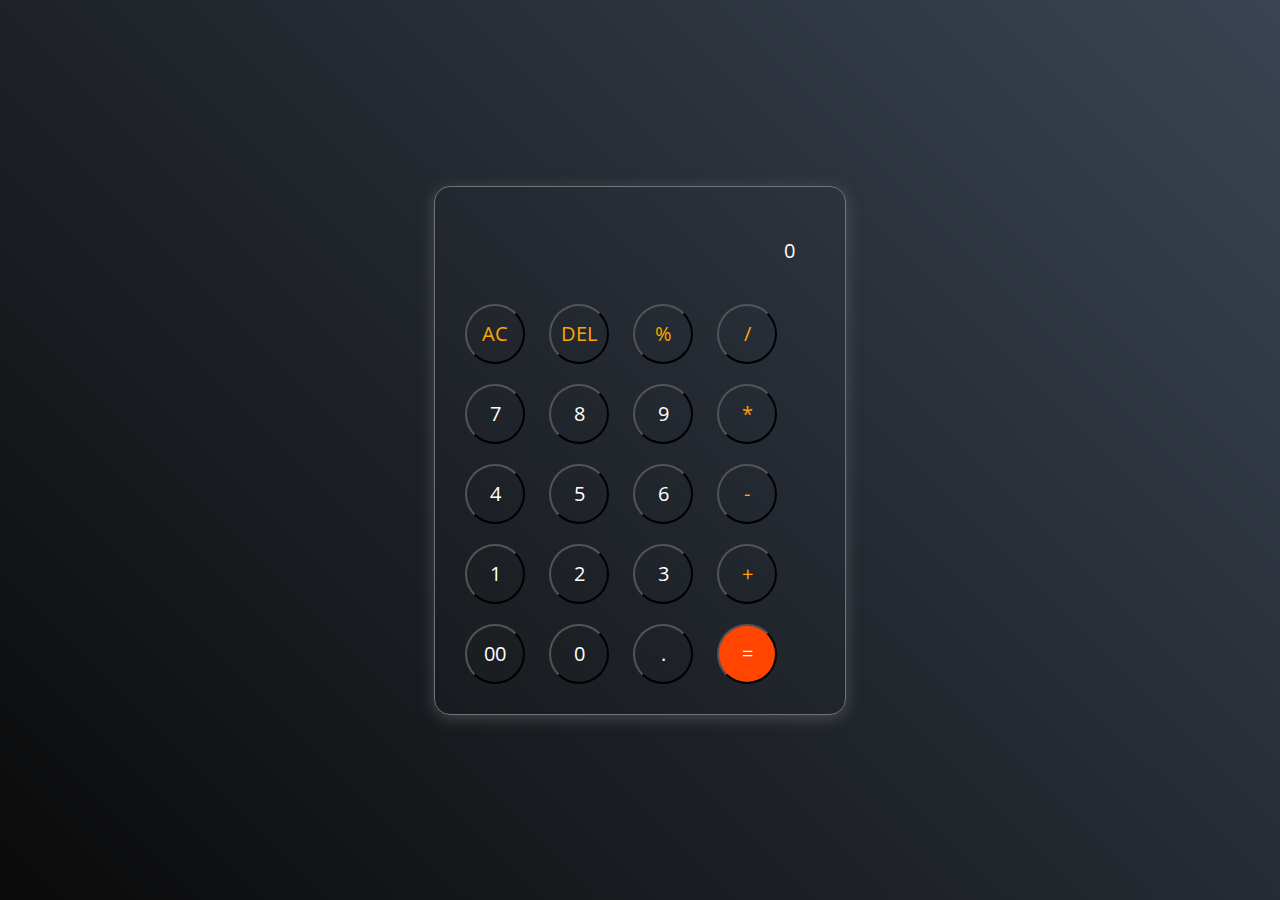
<file: index.html>
<!DOCTYPE html>
<html lang="en">

<head>
    <meta charset="UTF-8">
    <meta name="viewport" content="width=device-width, initial-scale=1.0">
    <title>Calculator </title>
    <link rel="stylesheet" href="style.css">
</head>

<body>

    <script src="index.js"></script>
    <div class="calculator">
        <input type="text" placeholder="0" id="inputBox">
        <div>
            <button class="operator">AC</button>
            <button class="operator">DEL</button>
            <button class="operator">%</button>
            <button class="operator">/</button>
        </div>
        <div>
            <button>7</button>
            <button>8</button>
            <button>9</button>
            <button class="operator">*</button>
        </div>
        <div>
            <button>4</button>
            <button>5</button>
            <button>6</button>
            <button class="operator">-</button>
        </div>
        <div>
            <button>1</button>
            <button>2</button>
            <button>3</button>
            <button class="operator">+</button>
        </div>
        <div>
            <button>00</button>
            <button>0</button>
            <button>.</button>
            <button class="eqBtn">=</button>
        </div>
    </div>


</body>

</html>
</file>
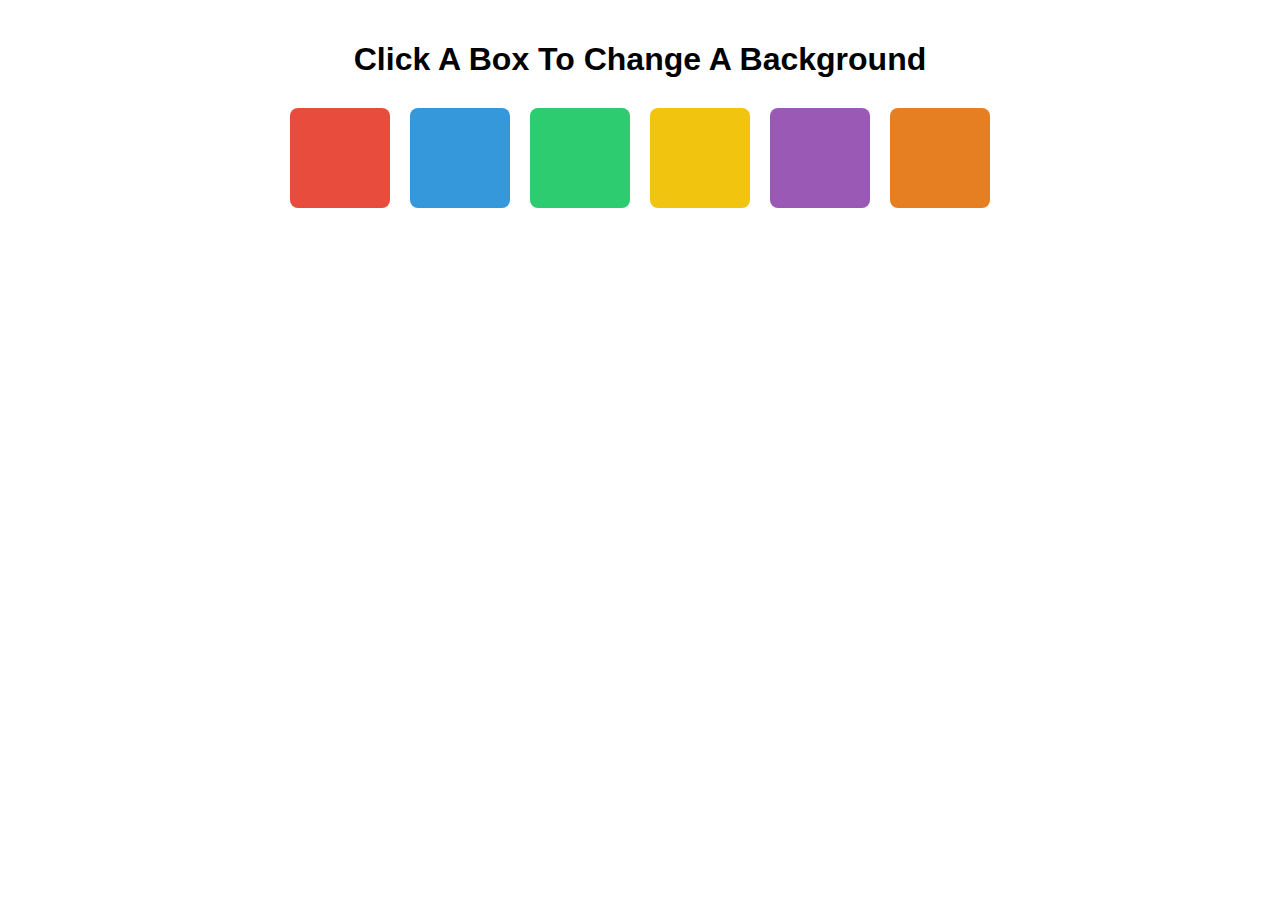
<file: colorBoxes.html>
<!DOCTYPE html>
<html lang="en">
<head>
    <meta charset="UTF-8">
    <meta name="viewport" content="width=device-width, initial-scale=1.0">
    <link rel="stylesheet" href="colorBoxes.css">
    <title>interactive with Color Boxes</title>
</head>
<body>
    
    <h1>Click A Box To Change A Background</h1>
    <div class="box-container">
        <div class="color-box" style="background-color: #e74c3c;" data-color="#e74c3c"></div>
        <div class="color-box" style="background-color: #3498db;" data-color="#3498db"></div>
        <div class="color-box" style="background-color: #2ecc71;" data-color="#2ecc71"></div>
        <div class="color-box" style="background-color: #f1c40f;" data-color="#f1c40f"></div>
        <div class="color-box" style="background-color: #9b59b6;" data-color="#9b59b6"></div>
        <div class="color-box" style="background-color: #e67e22;" data-color="#e67e22"></div>
    </div>

    <script src="colorBoxes.js"></script>

</body>
</html>
</file>
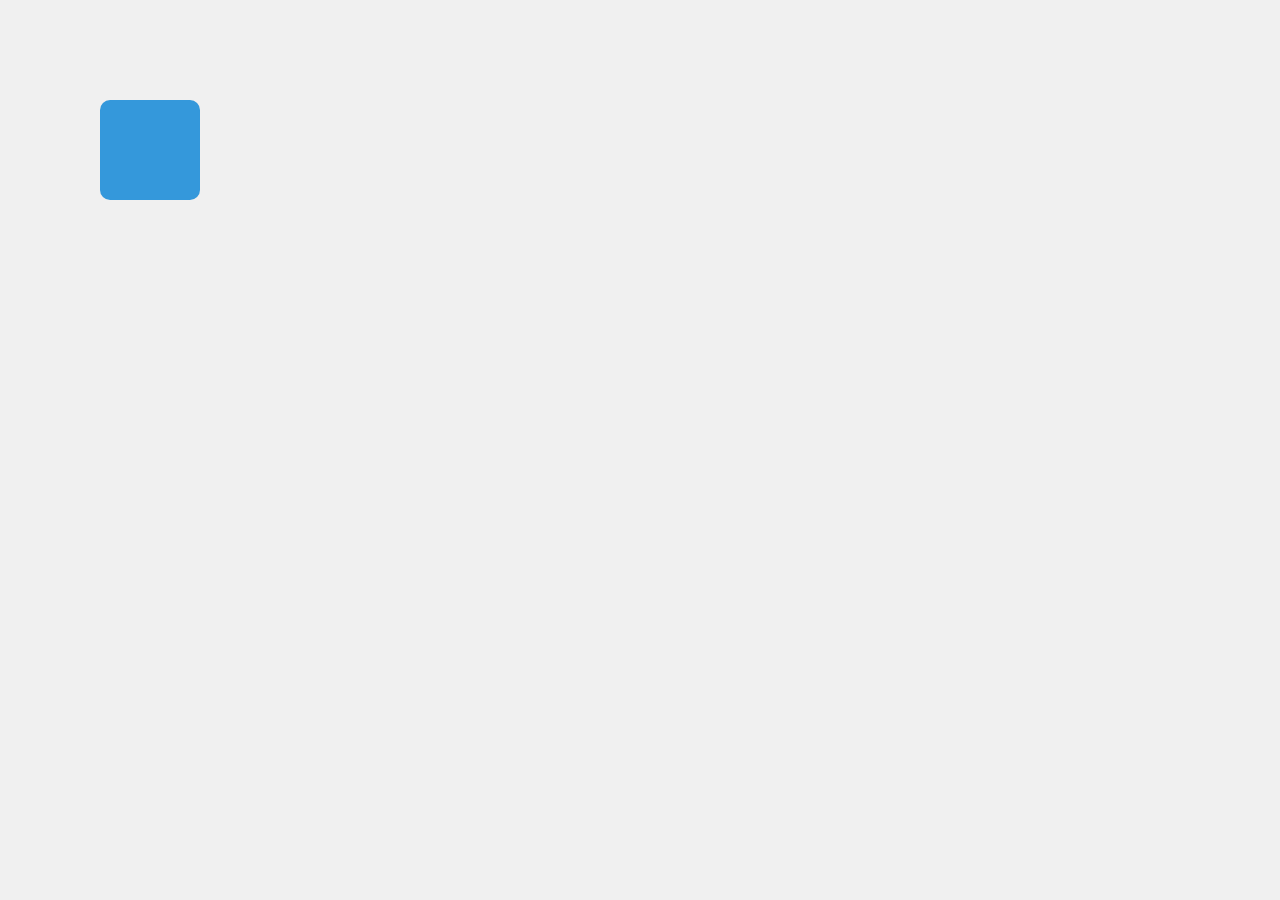
<file: HoverAnimation.html>
<!DOCTYPE html>
<html lang="en">
<head>
    <meta charset="UTF-8">
    <meta name="viewport" content="width=device-width, initial-scale=1.0">
    <link rel="stylesheet" href="HoverAnimation.css">
    <title>Document</title>
</head>
<body>
    <div class="container">
    <div class="box"></div>
  </div>
  <script src="HoverAnimation.js"></script>
</body>
</html>
</file>
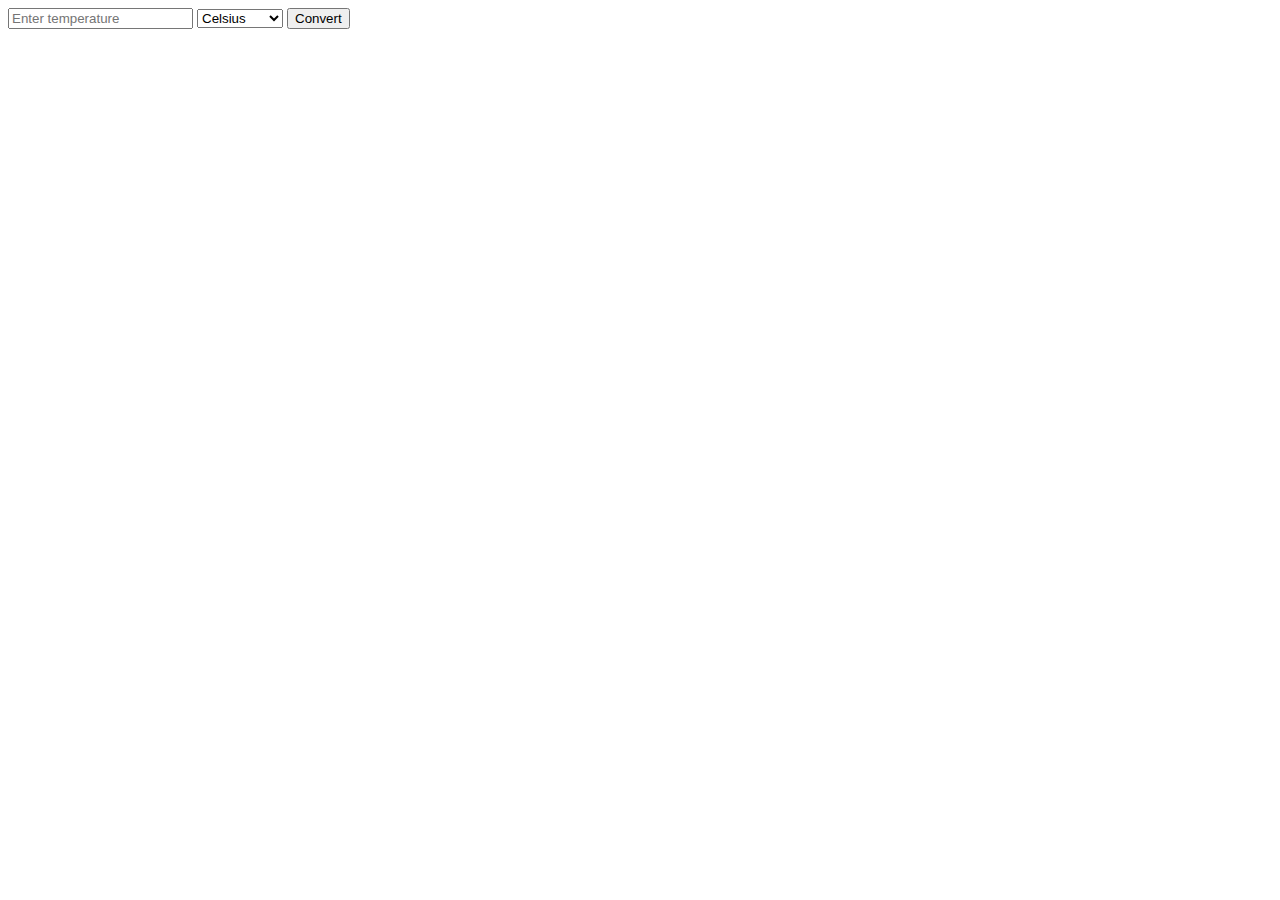
<file: tempConverter.html>
<!DOCTYPE html>
<html lang="en">
<head>
    <meta charset="UTF-8">
    <meta name="viewport" content="width=device-width, initial-scale=1.0">
    <title>Temperature Converter</title>
</head>
<body>

    <input type="number" id="tempInput" placeholder="Enter temperature">

    <select id="unitInput">
    <option value="Celsius">Celsius</option>
    <option value="Fahrenheit">Fahrenheit</option>
    <option value="Kelvin">Kelvin</option>
  </select>

  <button onclick="convertTemperature()">Convert</button>
  <div id="output"></div>

  <script src="tempConverter.js"></script>
</body>
</html>
</file>
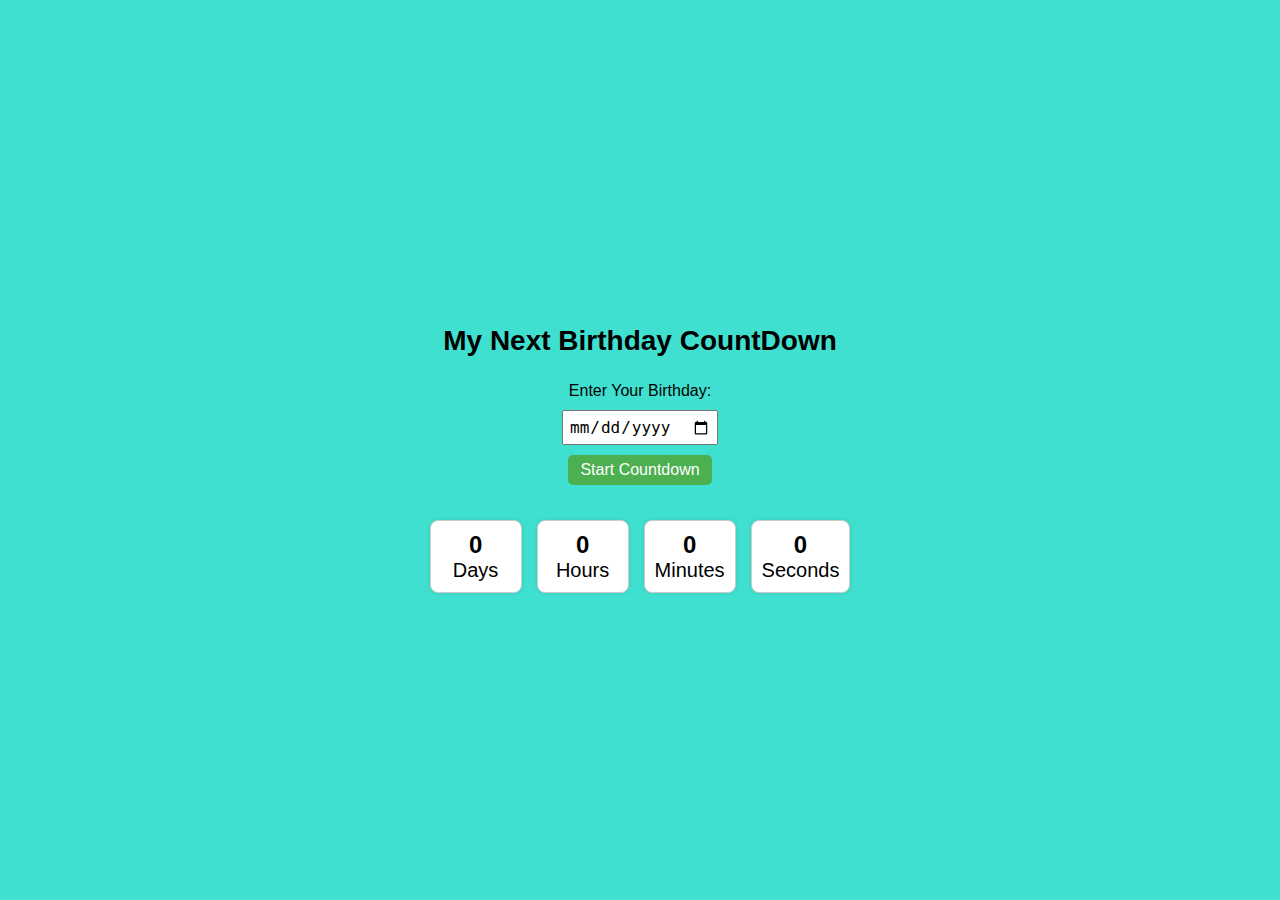
<file: birthday-card/birthday.html>
<!DOCTYPE html>
<html lang="en">
<head>
    <meta charset="UTF-8">
    <meta name="viewport" content="width=device-width, initial-scale=1.0">
    <link rel="stylesheet" href="birthday.css">
    <title>My Birthday Counter</title>
</head>
<body>
    <h1>My Next Birthday CountDown</h1>
    <label for="birthday">Enter Your Birthday:</label>
    <input type="date" id="birthday">
    <button onclick="startCountdown()">Start Countdown</button>
     
    <div id="countdown">
    <div><span id="days">0</span> Days</div>
    <div><span id="hours">0</span> Hours</div>
    <div><span id="minutes">0</span> Minutes</div>
    <div><span id="seconds">0</span> Seconds</div>
  </div>

    
    <script src="birthday.js"></script>
</body>
</html>
</file>
<file: style.css>
@import url('https://fonts.googleapis.com/css2?family=Open+Sans:ital,wght@0,300..800;1,300..800&display=swap');
*{
    font-family: "Open Sans", sans-serif;
    margin: 0;
    padding: 0;
    box-sizing: border-box;
}
body{
    width: 100vw;
    height: 100vh;
    display: flex;
    justify-content: center;
    align-items: center;
     background: linear-gradient(45deg, #0a0a0a, #3a4452); 
     /* (45deg top left se or bottem right se color 
    dega or isme multiple color use kar sakhte h taake ek color smooth change ho jaye doosre me) */ 
}
.calculator{
    border: 1px solid #717377;
    padding: 20px;
    border-radius: 16px;
    /* // background transparent ho // */
    background: transparent;
    /* offset-x offset-y blur-radius color;    */
    box-shadow: 0px 3px 15px rgba(113, 115, 119, 0.5);
}
input{
    width: 350px;
    border: none;
    padding: 20px;
    margin: 10px;
    background: transparent;
    font-size: 20px;
    text-align: right;
    cursor: pointer;
    color: white;

}
input::placeholder{
    color:white
}

button{
    width: 60px;
    height: 60px;
    border-radius: 50%;
    margin: 10px;
    font-size: 20px;
    background: transparent;
    color: white;
    cursor: pointer;

}
.eqBtn{
    background-color: orangered;
}
.operator{
    color: orange;
}
</file>
<file: colorBoxes.css>
body {
    margin: 0;
    padding: 20px;
    font-family: Arial, sans-serif;
    transition: background-color 0.4s ease;
}

.box-container {
    display: flex;
    flex-wrap: wrap;
    justify-content: center;
    gap: 20px;
    margin-top: 30px;
}
h1 {
    text-align: center;
}
.color-box {
    display: flex;
    justify-content: center;
    align-items: center;
    width: 100px;
    height: 100px;
    border-radius: 8px;
    cursor: pointer;
    transition: transform 0.2s ease, box-shadow 0.2s ease;
}

.color-box:hover {
    transform: scale(1.1);
    box-shadow: 0 4px 10px rgba(0, 0, 0, 0.2);
}
</file>
<file: HoverAnimation.css>
* {
  box-sizing: border-box;
  margin: 0;
  padding: 0;
}
body, html {
  height: 100%;
  display: flex;
  justify-content: center;
  align-items: center;
  background-color: #f0f0f0;
}
.container {
  width: 100%;
  height: 100%;
  display: flex;
  align-items: center;
  justify-content: center;
}

.box {
  width: 100px;
  height: 100px;
  background-color: #3498db;
  border-radius: 10px;
  position: absolute;
  top: 100px; /* starting position */
  left: 100px;
  cursor: grab;
  transition: all 0.1s ease;
}
</file>
<file: birthday-card/birthday.css>
/* Full page center + mobile-friendly layout */
body {
  font-family: Arial, sans-serif;
  margin: 0;
  padding: 20px;
  height: 100vh;
  display: flex;
  flex-direction: column;
  justify-content: center; /* vertical center */
  align-items: center;     /* horizontal center */
  background-color: turquoise;
  box-sizing: border-box;
}

/* Heading styling */
h1 {
  margin-bottom: 20px;
  font-size: 28px;
  text-align: center;
}

/* Input section styling */
label, input, button {
  margin: 5px;
  font-size: 16px;
}

input[type="date"] {
  padding: 5px;
  font-size: 16px;
}

button {
  padding: 6px 12px;
  font-size: 16px;
  cursor: pointer;
  background-color: #4CAF50;
  color: white;
  border: none;
  border-radius: 5px;
}

/* Countdown row layout */
#countdown {
  margin-top: 30px;
  font-size: 20px;
  display: flex;
  flex-wrap: wrap; /* wrap on small screens */
  justify-content: center;
  gap: 15px;
}

/* Countdown item box */
#countdown div {
  padding: 10px;
  border: 1px solid #ccc;
  border-radius: 8px;
  min-width: 70px;
  background-color: #fff;
  text-align: center;
  box-shadow: 0 0 5px rgba(0,0,0,0.1);
}

/* Countdown numbers */
#countdown span {
  font-weight: bold;
  font-size: 24px;
  display: block;
}

/* Mobile-specific tweaks */
@media (max-width: 480px) {
  h1 {
    font-size: 22px;
  }

  #countdown {
    gap: 10px;
    font-size: 18px;
  }

  #countdown div {
    min-width: 60px;
    padding: 8px;
  }

  #countdown span {
    font-size: 20px;
  }

  button {
    font-size: 14px;
    padding: 5px 10px;
  }

  input[type="date"] {
    font-size: 14px;
  }
}
</file>
